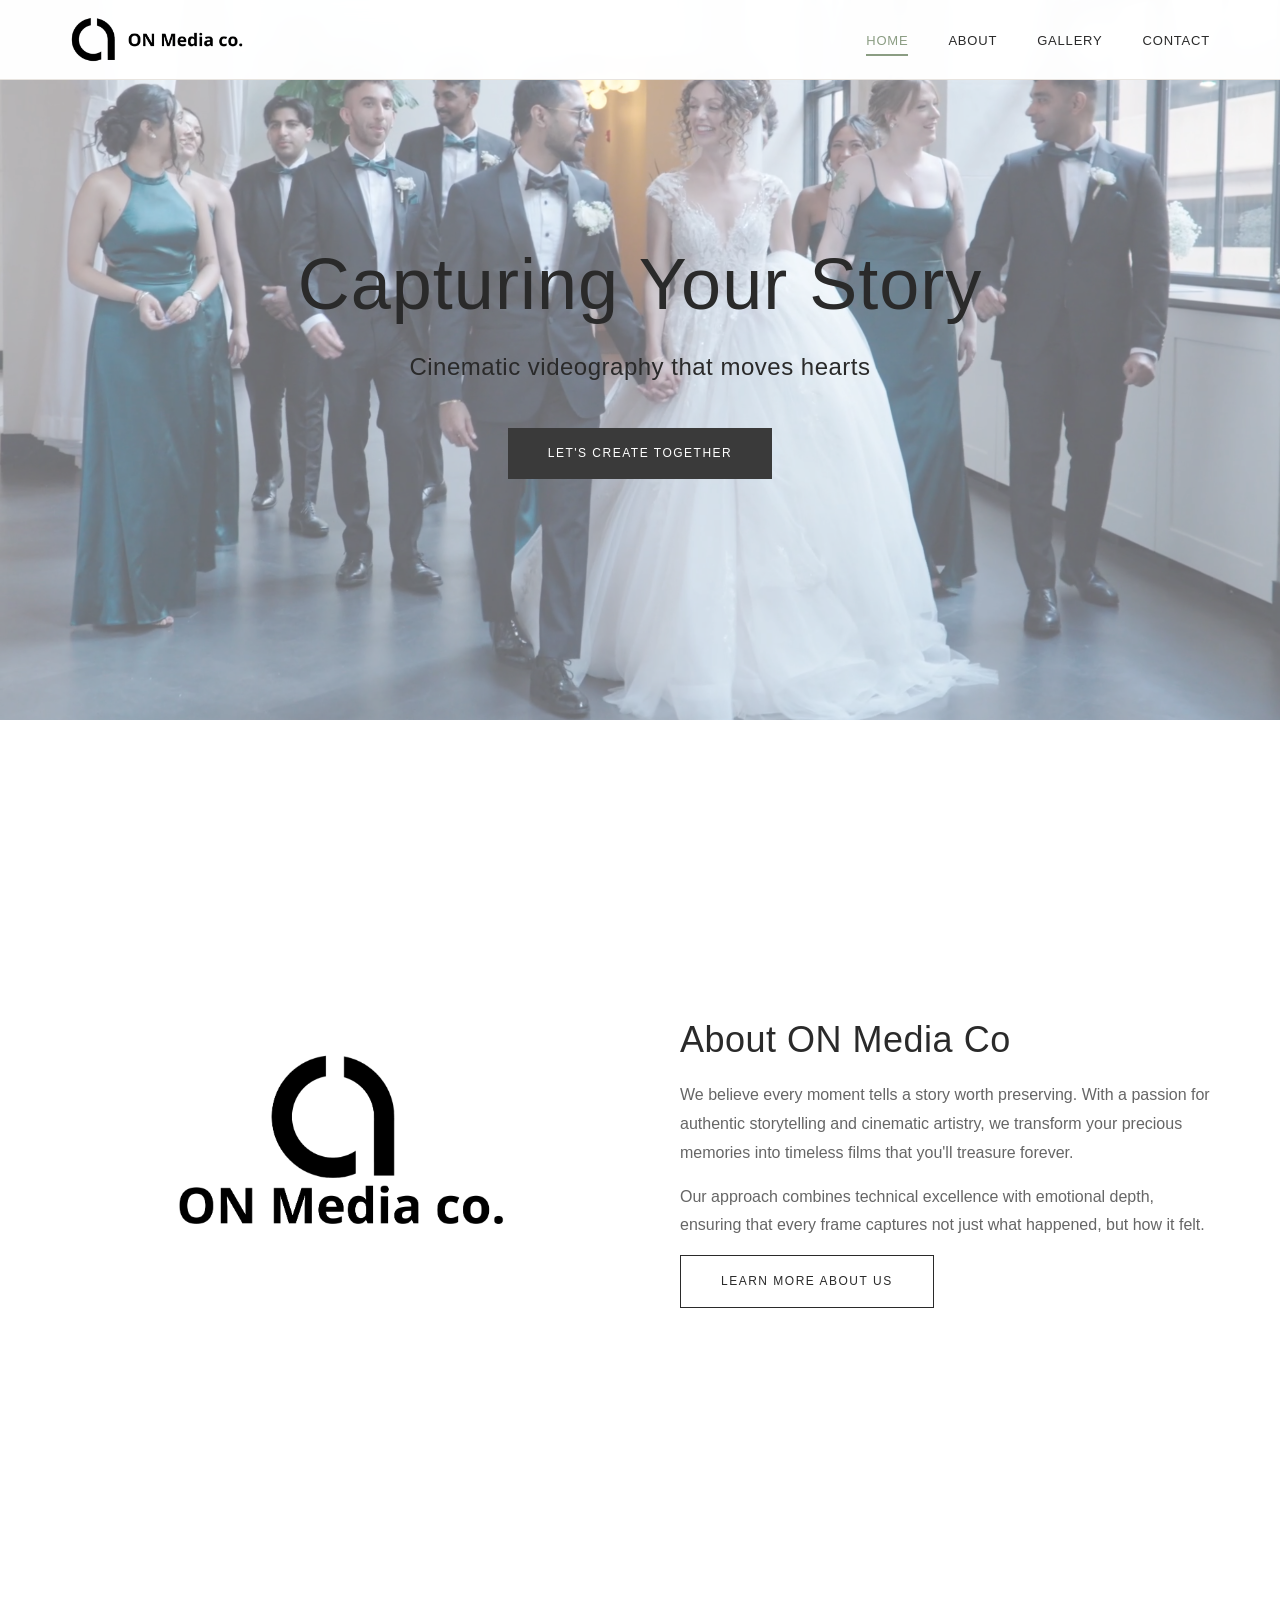
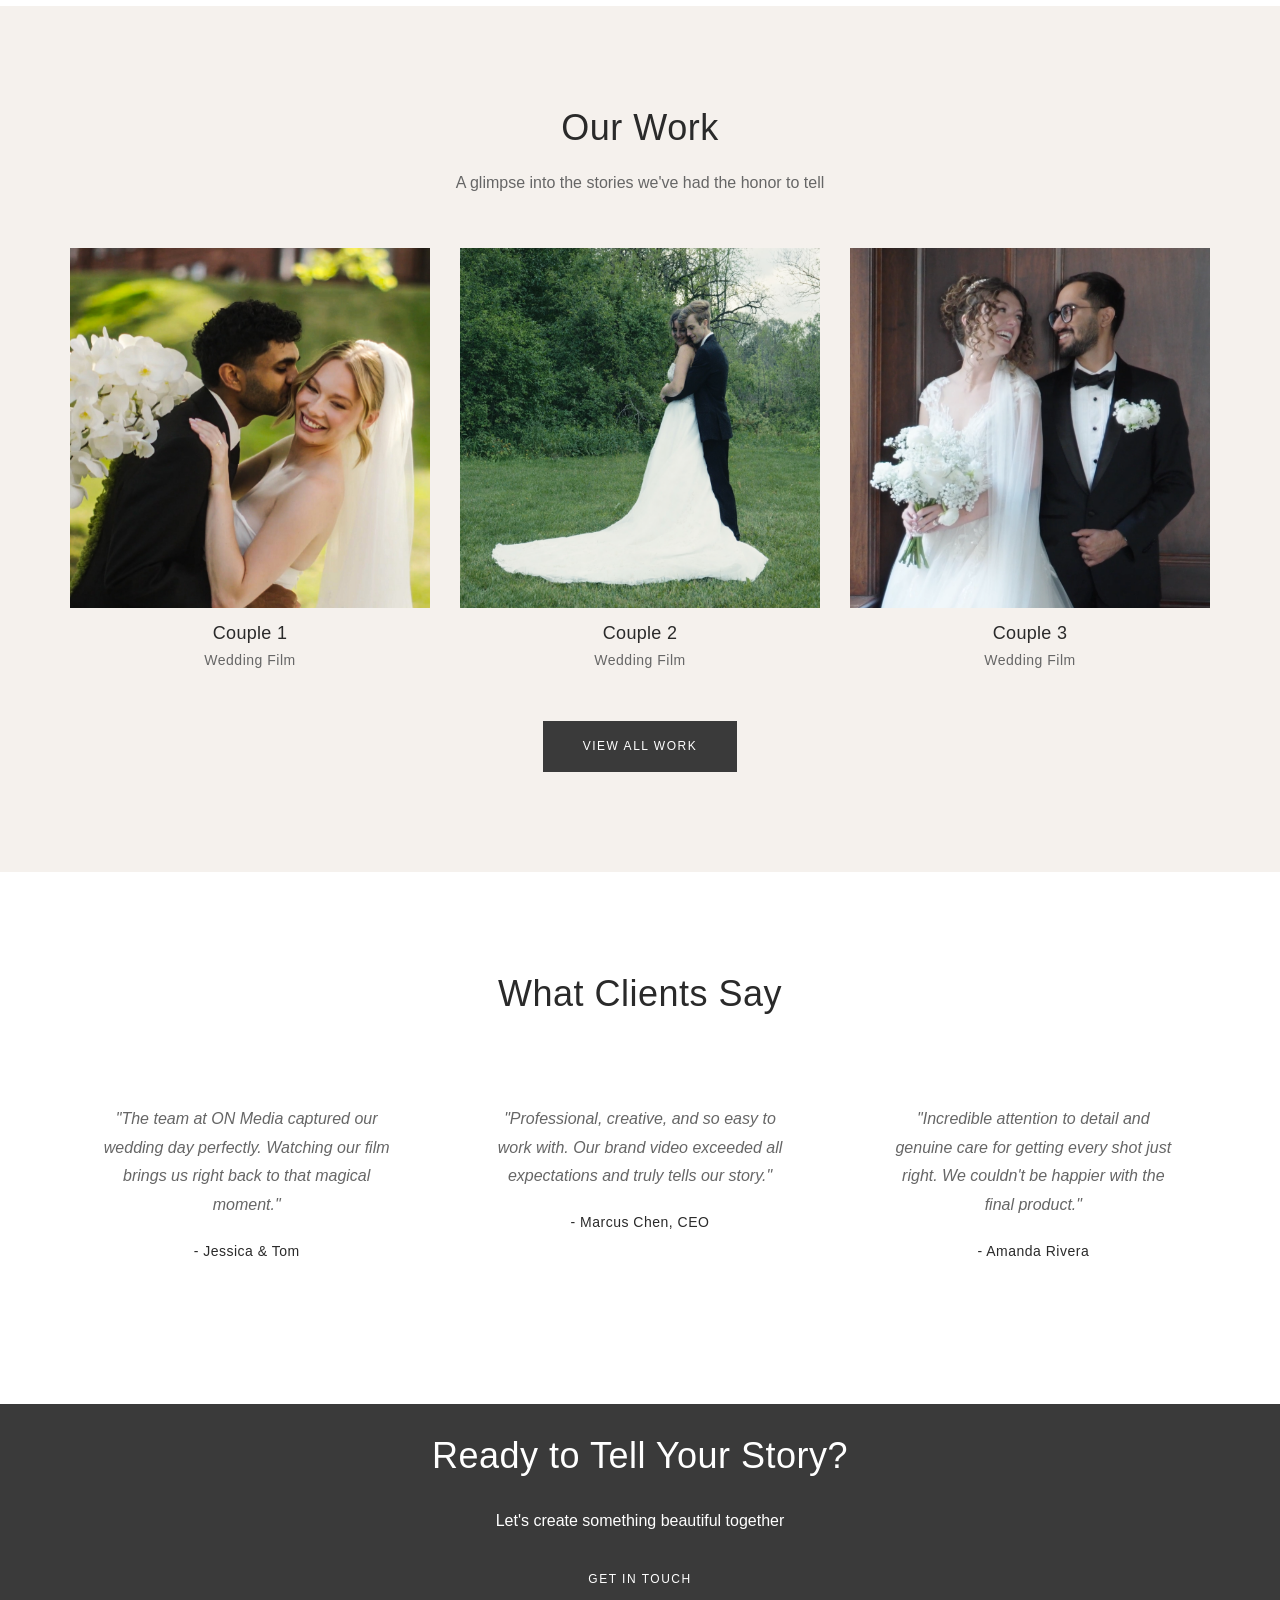
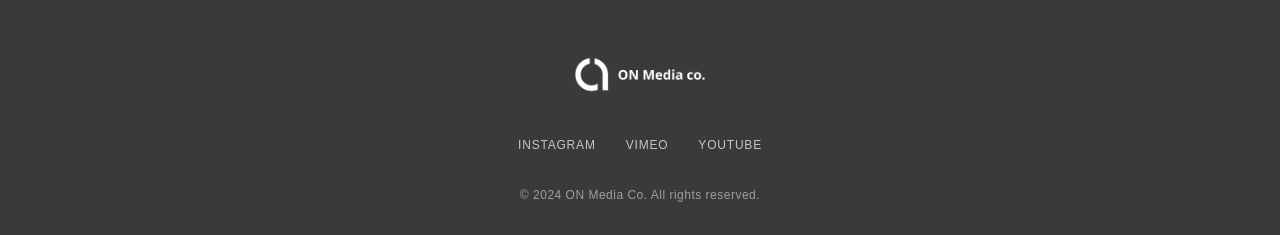
<file: index.html>
<!DOCTYPE html>
<html lang="en">
<head>
    <meta charset="UTF-8">
    <meta name="viewport" content="width=device-width, initial-scale=1.0">
    <title>ON Media Co - Cinematic Storytelling</title>
    <link rel="stylesheet" href="style.css">
</head>
<body>
    <!-- 
    ========================================
    HEADER / NAVIGATION
    Fixed header with logo and navigation menu
    ========================================
    -->
    <header class="main-header">
        <nav class="navbar">
            <!-- Logo with placeholder image -->
            <a href="index.html" class="logo">
                <img src="images/logo.png" alt="ON Media Co Logo" class="logo-img">
            </a>
            
            <!-- Main navigation menu -->
            <ul class="nav-menu">
                <li><a href="index.html" class="nav-link active">Home</a></li>
                <li><a href="about.html" class="nav-link">About</a></li>
                <li><a href="gallery.html" class="nav-link">Gallery</a></li>
                <li><a href="contact.html" class="nav-link">Contact</a></li>
            </ul>
            
            <!-- Mobile menu toggle button -->
            <button class="mobile-toggle" aria-label="Toggle menu">
                <span class="hamburger"></span>
            </button>
        </nav>
    </header>

    <!-- 
    ========================================
    HERO SECTION
    Full-screen hero with background image and headline
    ========================================
    -->
    <section class="hero">
        <div class="hero-overlay"></div>
        <div class="hero-content">
            <h1 class="hero-title">Capturing Your Story</h1>
            <p class="hero-subtitle">Cinematic videography that moves hearts</p>
            <a href="contact.html" class="btn btn-primary">Let's Create Together</a>
        </div>
        <!-- Placeholder hero background -->
        <div class="hero-bg"></div>
    </section>

    <!-- 
    ========================================
    ABOUT PREVIEW SECTION
    Brief introduction to the company/filmmaker
    ========================================
    -->
    <section class="about-preview section">
        <div class="container">
            <div class="about-grid">
                <!-- About image -->
                <div class="about-image">
                    <img src="images/about-placeholder.png" alt="About ON Media Co" class="about-placeholder">
                </div>
                
                <!-- About text content -->
                <div class="about-text">
                    <h2 class="section-title">About ON Media Co</h2>
                    <p class="section-description">
                        We believe every moment tells a story worth preserving. With a passion for 
                        authentic storytelling and cinematic artistry, we transform your precious 
                        memories into timeless films that you'll treasure forever.
                    </p>
                    <p class="section-description">
                        Our approach combines technical excellence with emotional depth, ensuring 
                        that every frame captures not just what happened, but how it felt.
                    </p>
                    <a href="about.html" class="btn btn-secondary">Learn More About Us</a>
                </div>
            </div>
        </div>
    </section>

    <!-- 
    ========================================
    PRODUCT PREVIEW SECTION
    Showcase of video work (portfolio grid)
    Shows fewer items than full product page
    ========================================
    -->
    <section class="product-preview section section-dark">
        <div class="container">
            <h2 class="section-title text-center">Our Work</h2>
            <p class="section-description text-center">
                A glimpse into the stories we've had the honor to tell
            </p>
            
            <!-- Video grid - shows 3 items on home page -->
            <div class="video-grid">
                <!-- Video item 1 -->
                <a href="gallery.html" class="video-item">
                    <img src="images/couple1-still.png" alt="Couple 1" class="video-placeholder">
                    <div class="video-info">
                        <h3 class="video-title">Couple 1</h3>
                        <p class="video-category">Wedding Film</p>
                    </div>
                </a>
                
                <!-- Video item 2 -->
                <a href="gallery.html" class="video-item">
                    <img src="images/couple2-still.png" alt="Couple 2" class="video-placeholder">
                    <div class="video-info">
                        <h3 class="video-title">Couple 2</h3>
                        <p class="video-category">Wedding Film</p>
                    </div>
                </a>
                 
                <!-- Video item 3 -->
                <a href="gallery.html" class="video-item">
                    <img src="images/couple3-still.png" alt="Couple 3" class="video-placeholder">
                    <div class="video-info">
                        <h3 class="video-title">Couple 3</h3>
                        <p class="video-category">Wedding Film</p>
                    </div>
                </a>
            </div>
            
            <div class="text-center" style="margin-top: 3rem;">
                <a href="gallery.html" class="btn btn-primary">View All Work</a>
            </div>
        </div>
    </section>

    <!-- 
    ========================================
    TESTIMONIALS SECTION
    Client reviews and feedback
    ========================================
    -->
    <section class="testimonials section">
        <div class="container">
            <h2 class="section-title text-center">What Clients Say</h2>
            
            <div class="testimonials-grid">
                <!-- Testimonial 1 -->
                <div class="testimonial-card">
                    <p class="testimonial-text">
                        "The team at ON Media captured our wedding day perfectly. Watching our 
                        film brings us right back to that magical moment."
                    </p>
                    <p class="testimonial-author">- Jessica & Tom</p>
                </div>
                
                <!-- Testimonial 2 -->
                <div class="testimonial-card">
                    <p class="testimonial-text">
                        "Professional, creative, and so easy to work with. Our brand video 
                        exceeded all expectations and truly tells our story."
                    </p>
                    <p class="testimonial-author">- Marcus Chen, CEO</p>
                </div>
                
                <!-- Testimonial 3 -->
                <div class="testimonial-card">
                    <p class="testimonial-text">
                        "Incredible attention to detail and genuine care for getting every shot 
                        just right. We couldn't be happier with the final product."
                    </p>
                    <p class="testimonial-author">- Amanda Rivera</p>
                </div>
            </div>
        </div>
    </section>

    <!-- 
    ========================================
    CONTACT CTA SECTION
    Call-to-action to get in touch
    ========================================
    -->
    <section class="cta-section section-dark">
        <div class="container text-center">
            <h2 class="section-title">Ready to Tell Your Story?</h2>
            <p class="section-description text-center"></p>
                Let's create something beautiful together
            </p>
            <a href="contact.html" class="btn btn-primary">Get In Touch</a>
        </div>
    </section>

    <!-- 
    ========================================
    FOOTER
    Site footer with copyright and social links
    ========================================
    -->
    <footer class="main-footer">
        <div class="container">
            <div class="footer-content">
                <!-- Footer logo -->
                <div class="footer-logo">
                    <img src="images/logo.png" alt="ON Media Co" class="logo-img">
                </div>
                
                <!-- Social media links -->
                <div class="social-links">
                    <a href="#" class="social-link" aria-label="Instagram">Instagram</a>
                    <a href="#" class="social-link" aria-label="Vimeo">Vimeo</a>
                    <a href="#" class="social-link" aria-label="YouTube">YouTube</a>
                </div>
                
                <!-- Copyright -->
                <p class="copyright">&copy; 2024 ON Media Co. All rights reserved.</p>
            </div>
        </div>
    </footer>

    <!-- 
    ========================================
    JAVASCRIPT
    Mobile menu toggle and smooth scrolling
    ========================================
    -->
    <script src="script.js"></script>
</body>
</html>
</file>
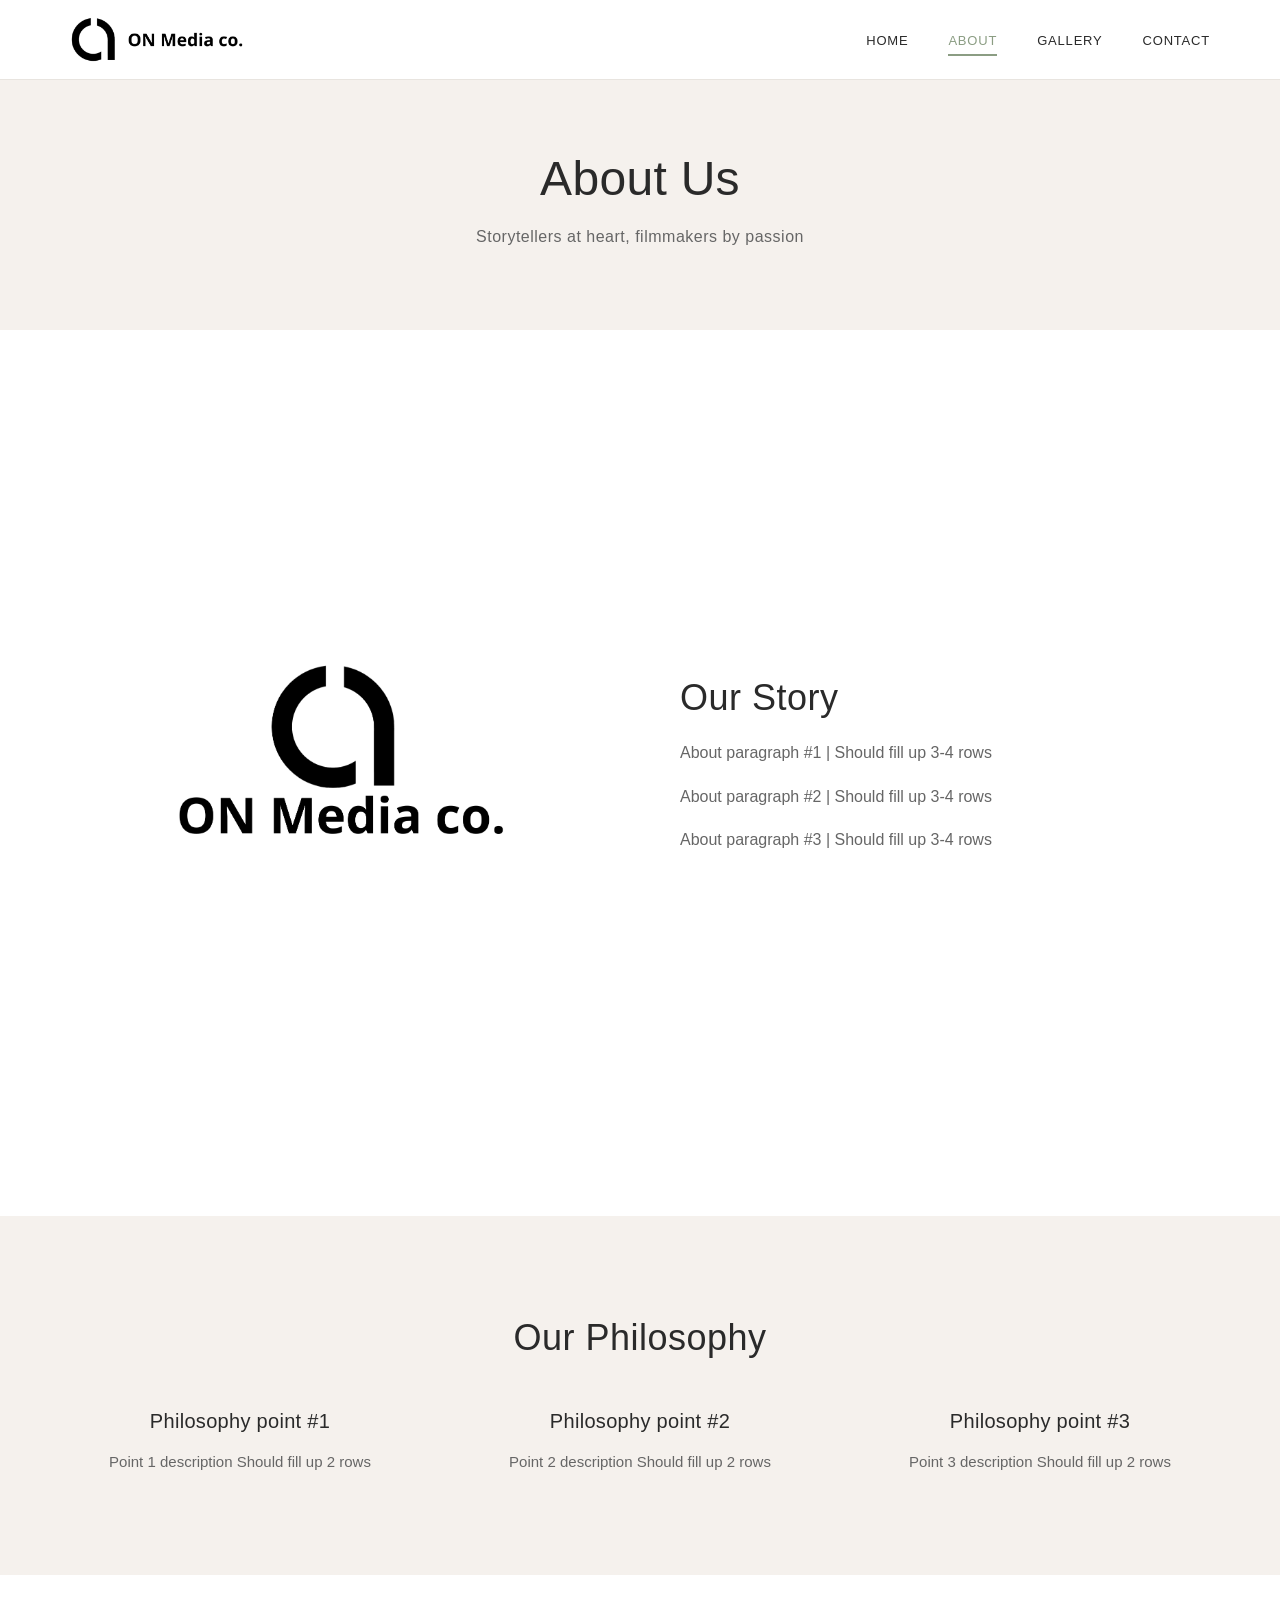
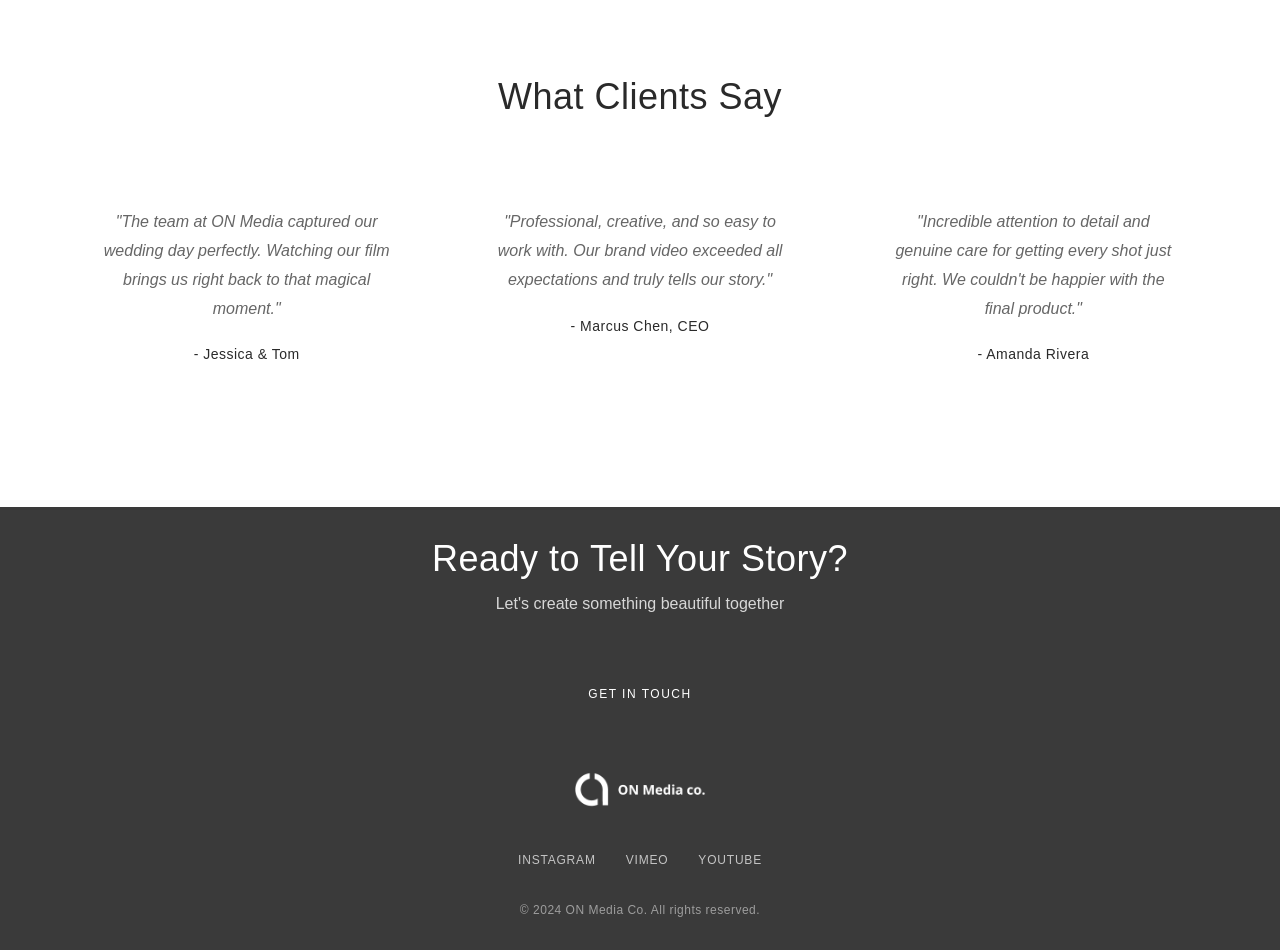
<file: about.html>
<!DOCTYPE html>
<html lang="en">
<head>
    <meta charset="UTF-8">
    <meta name="viewport" content="width=device-width, initial-scale=1.0">
    <title>About - ON Media Co</title>
    <link rel="stylesheet" href="style.css">
</head>
<body>
    <!-- 
    ========================================
    HEADER / NAVIGATION
    ========================================
    -->
    <header class="main-header">
        <nav class="navbar">
            <a href="index.html" class="logo">
                <img src="images/logo.png" alt="ON Media Co Logo" class="logo-img">
            </a>
            <ul class="nav-menu">
                <li><a href="index.html" class="nav-link">Home</a></li>
                <li><a href="about.html" class="nav-link active">About</a></li>
                <li><a href="gallery.html" class="nav-link">Gallery</a></li>
                <li><a href="contact.html" class="nav-link">Contact</a></li>
            </ul>
            <button class="mobile-toggle" aria-label="Toggle menu">
                <span class="hamburger"></span>
            </button>
        </nav>
    </header>

    <!-- 
    ========================================
    PAGE HERO
    Smaller hero section for interior pages
    ========================================
    -->
    <section class="page-hero">
        <div class="container">
            <h1 class="page-title">About Us</h1>
            <p class="page-subtitle">Storytellers at heart, filmmakers by passion</p>
        </div>
    </section>

    <!-- 
    ========================================
    ABOUT CONTENT SECTION
    Main about content with image
    ========================================
    -->
    <section class="about-full section">
        <div class="container">
            <div class="about-grid">
                <div class="about-image">
                    <img src="images/about-placeholder.png" alt="About ON Media Co" class="about-placeholder">
                </div>
                
                <div class="about-text">
                    <h2 class="section-title">Our Story</h2>
                    <p class="section-description">
                        About paragraph #1
                        |
                        Should fill up 3-4 rows
                    </p>
                    <p class="section-description">
                        About paragraph #2
                        |
                        Should fill up 3-4 rows
                    </p>
                    <p class="section-description">
                        About paragraph #3
                        |
                        Should fill up 3-4 rows
                    </p>
                </div>
            </div>
        </div>
    </section>

    <!-- 
    ========================================
    PHILOSOPHY SECTION
    Company values and approach
    ========================================
    -->
    <section class="philosophy section section-dark">
        <div class="container">
            <h2 class="section-title text-center">Our Philosophy</h2>
            
            <div class="philosophy-grid">
                <!-- Value 1 -->
                <div class="philosophy-item">
                    <h3 class="philosophy-title">Philosophy point #1</h3>
                    <p class="philosophy-text">
                        Point 1 description
                        Should fill up 2 rows
                    </p>
                </div>
                
                <!-- Value 2 -->
                <div class="philosophy-item">
                    <h3 class="philosophy-title">Philosophy point #2</h3>
                    <p class="philosophy-text">
                        Point 2 description
                        Should fill up 2 rows
                    </p>
                </div>
                
                <!-- Value 3 -->
                <div class="philosophy-item">
                    <h3 class="philosophy-title">Philosophy point #3</h3>
                    <p class="philosophy-text">
                        Point 3 description
                        Should fill up 2 rows
                    </p>
                </div>
            </div>
        </div>
    </section>

    <!-- 
    ========================================
    TESTIMONIALS SECTION
    ========================================
    -->
    <section class="testimonials section">
        <div class="container">
            <h2 class="section-title text-center">What Clients Say</h2>
            
            <div class="testimonials-grid">
                <div class="testimonial-card">
                    <p class="testimonial-text">
                        "The team at ON Media captured our wedding day perfectly. Watching our 
                        film brings us right back to that magical moment."
                    </p>
                    <p class="testimonial-author">- Jessica & Tom</p>
                </div>
                
                <div class="testimonial-card">
                    <p class="testimonial-text">
                        "Professional, creative, and so easy to work with. Our brand video 
                        exceeded all expectations and truly tells our story."
                    </p>
                    <p class="testimonial-author">- Marcus Chen, CEO</p>
                </div>
                
                <div class="testimonial-card">
                    <p class="testimonial-text">
                        "Incredible attention to detail and genuine care for getting every shot 
                        just right. We couldn't be happier with the final product."
                    </p>
                    <p class="testimonial-author">- Amanda Rivera</p>
                </div>
            </div>
        </div>
    </section>

    <!-- 
    ========================================
    CTA SECTION
    ========================================
    -->
    <section class="cta-section section-dark">
        <div class="container text-center">
            <h2 class="section-title">Ready to Tell Your Story?</h2>
            <p class="section-description text-center">
                Let's create something beautiful together
            </p>
            <a href="contact.html" class="btn btn-primary">Get In Touch</a>
        </div>
    </section>

    <!-- 
    ========================================
    FOOTER
    ========================================
    -->
    <footer class="main-footer">
        <div class="container">
            <div class="footer-content">
                <div class="footer-logo">
                    <img src="images/logo.png" alt="ON Media Co" class="logo-img">
                </div>
                <div class="social-links">
                    <a href="#" class="social-link" aria-label="Instagram">Instagram</a>
                    <a href="#" class="social-link" aria-label="Vimeo">Vimeo</a>
                    <a href="#" class="social-link" aria-label="YouTube">YouTube</a>
                </div>
                <p class="copyright">&copy; 2024 ON Media Co. All rights reserved.</p>
            </div>
        </div>
    </footer>

    <script src="script.js"></script>
</body>
</html>
</file>
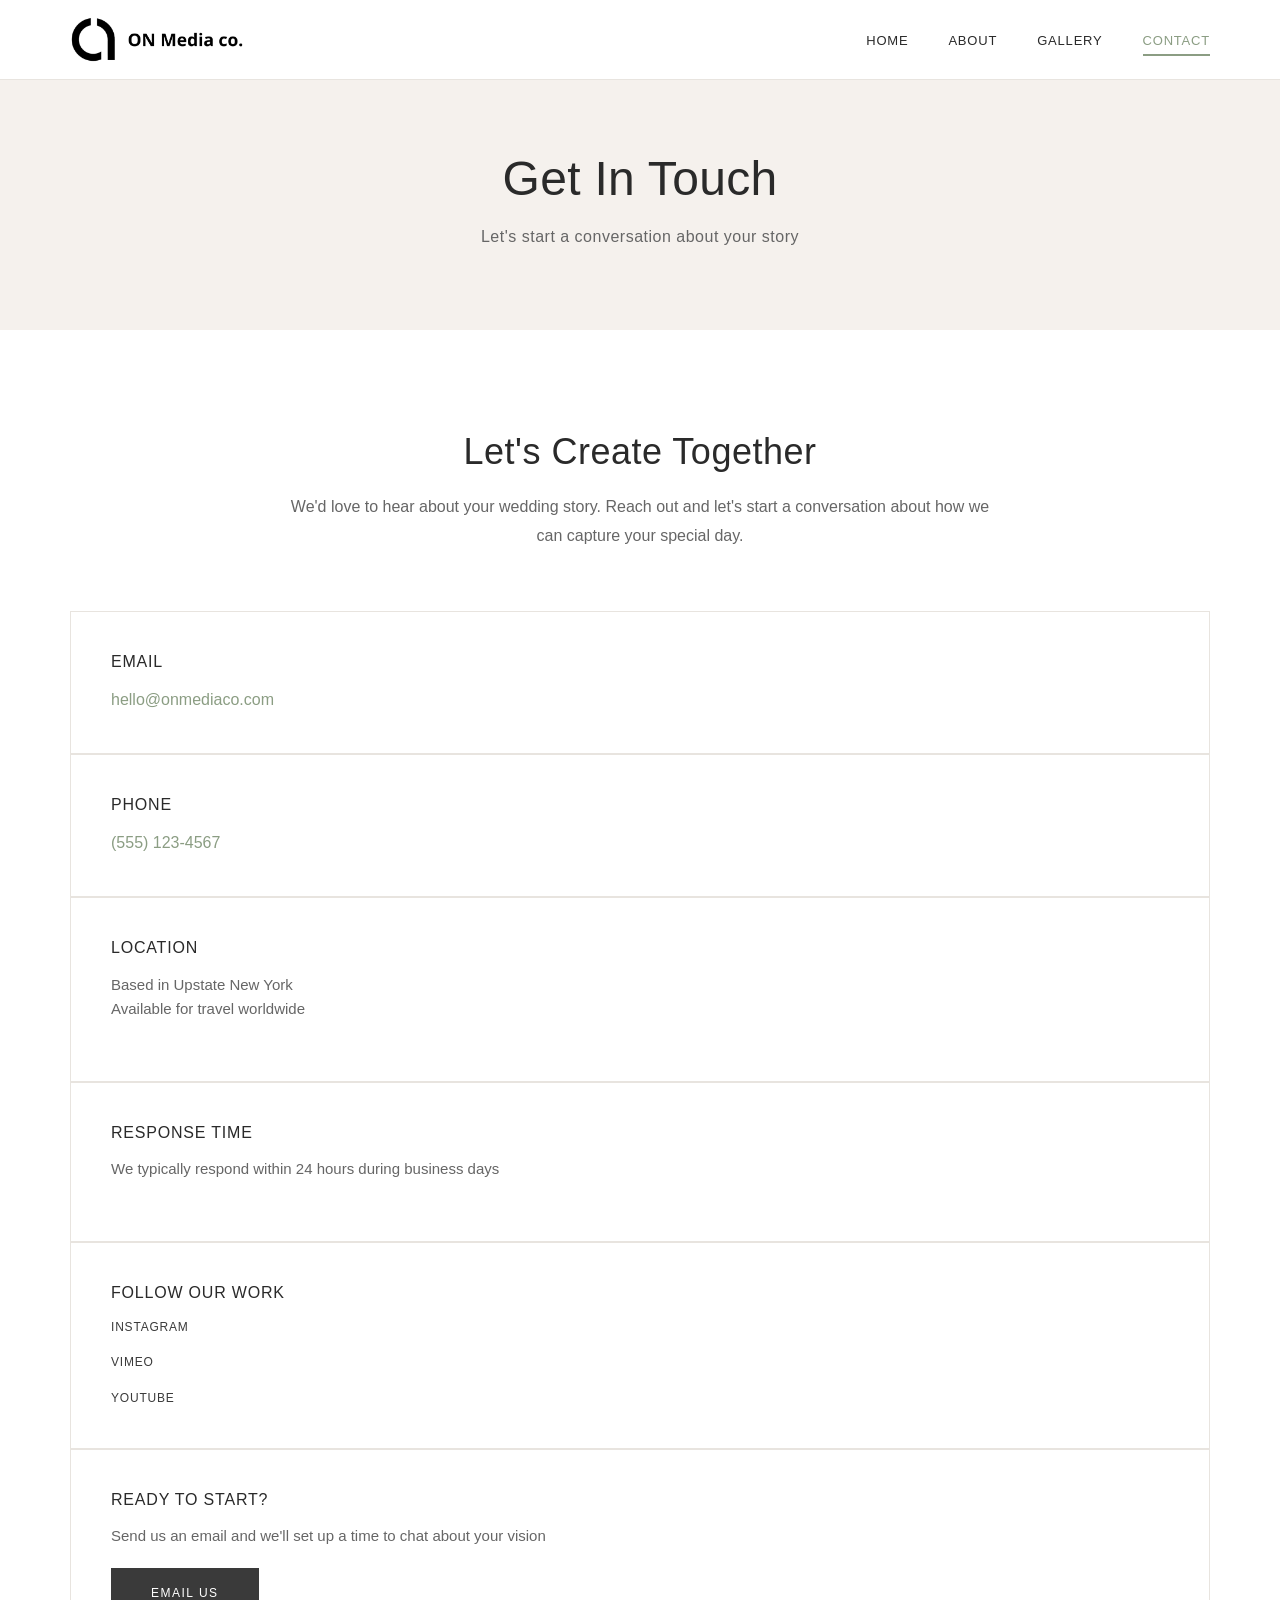
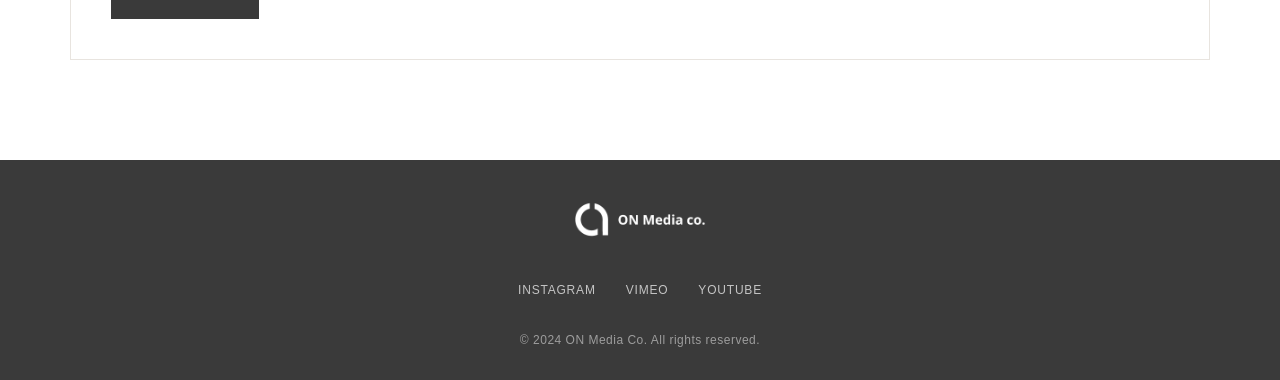
<file: contact.html>
<!DOCTYPE html>
<html lang="en">
<head>
    <meta charset="UTF-8">
    <meta name="viewport" content="width=device-width, initial-scale=1.0">
    <title>Contact - ON Media Co</title>
    <link rel="stylesheet" href="style.css">
</head>
<body>
    <!-- 
    ========================================
    HEADER / NAVIGATION
    ========================================
    -->
    <header class="main-header">
        <nav class="navbar">
            <a href="index.html" class="logo">
                <img src="images/logo.png" alt="ON Media Co Logo" class="logo-img">
            </a>
            <ul class="nav-menu">
                <li><a href="index.html" class="nav-link">Home</a></li>
                <li><a href="about.html" class="nav-link">About</a></li>
                <li><a href="gallery.html" class="nav-link">Gallery</a></li>
                <li><a href="contact.html" class="nav-link active">Contact</a></li>
            </ul>
            <button class="mobile-toggle" aria-label="Toggle menu">
                <span class="hamburger"></span>
            </button>
        </nav>
    </header>

    <!-- 
    ========================================
    PAGE HERO
    ========================================
    -->
    <section class="page-hero">
        <div class="container">
            <h1 class="page-title">Get In Touch</h1>
            <p class="page-subtitle">Let's start a conversation about your story</p>
        </div>
    </section>

    <!-- 
    ========================================
    CONTACT SECTION
    Contact information display
    ========================================
    -->
    <section class="contact-section section">
        <div class="container">
            <div class="contact-intro">
                <h2 class="section-title text-center">Let's Create Together</h2>
                <p class="section-description text-center">
                    We'd love to hear about your wedding story. Reach out and let's 
                    start a conversation about how we can capture your special day.
                </p>
            </div>
            
            <!-- Contact info grid -->
            <div class="contact-info-grid">
                <!-- Email -->
                <div class="info-card">
                    <h3 class="info-card-title">Email</h3>
                    <a href="mailto:hello@onmediaco.com" class="info-card-link">
                        hello@onmediaco.com
                    </a>
                </div>
                
                <!-- Phone -->
                <div class="info-card">
                    <h3 class="info-card-title">Phone</h3>
                    <a href="tel:+15551234567" class="info-card-link">
                        (555) 123-4567
                    </a>
                </div>
                
                <!-- Location -->
                <div class="info-card">
                    <h3 class="info-card-title">Location</h3>
                    <p class="info-card-text">
                        Based in Upstate New York<br>
                        Available for travel worldwide
                    </p>
                </div>
                
                <!-- Response Time -->
                <div class="info-card">
                    <h3 class="info-card-title">Response Time</h3>
                    <p class="info-card-text">
                        We typically respond within 24 hours during business days
                    </p>
                </div>
                
                <!-- Social Media -->
                <div class="info-card info-card-social">
                    <h3 class="info-card-title">Follow Our Work</h3>
                    <div class="social-links-vertical">
                        <a href="#" class="contact-social-link" aria-label="Instagram">Instagram</a>
                        <a href="#" class="contact-social-link" aria-label="Vimeo">Vimeo</a>
                        <a href="#" class="contact-social-link" aria-label="YouTube">YouTube</a>
                    </div>
                </div>
                
                <!-- CTA -->
                <div class="info-card info-card-cta">
                    <h3 class="info-card-title">Ready to Start?</h3>
                    <p class="info-card-text">
                        Send us an email and we'll set up a time to chat about your vision
                    </p>
                    <a href="mailto:hello@onmediaco.com" class="btn btn-primary">Email Us</a>
                </div>
            </div>
        </div>
    </section>

    <!-- 
    ========================================
    FOOTER
    ========================================
    -->
    <footer class="main-footer">
        <div class="container">
            <div class="footer-content">
                <div class="footer-logo">
                    <img src="images/logo.png" alt="ON Media Co" class="logo-img">
                </div>
                <div class="social-links">
                    <a href="#" class="social-link" aria-label="Instagram">Instagram</a>
                    <a href="#" class="social-link" aria-label="Vimeo">Vimeo</a>
                    <a href="#" class="social-link" aria-label="YouTube">YouTube</a>
                </div>
                <p class="copyright">&copy; 2024 ON Media Co. All rights reserved.</p>
            </div>
        </div>
    </footer>

    <script src="script.js"></script>
</body>
</html>
</file>
<file: style.css>
/*
========================================
ON MEDIA CO - ELEGANT WEDDING VIDEOGRAPHY
Neutral palette: white, light beige, dark grey, muted sage
Modern and simple with calligraphic accents
========================================
*/

/* 
========================================
COLOR PALETTE
========================================
*/
:root {
    --color-white: #ffffff;
    --color-beige: #f5f1ed;
    --color-dark-grey: #3a3a3a;
    --color-light-grey: #8d8d8d;
    --color-sage: #8b9d83;
    --color-text: #2a2a2a;
    --color-light-text: #666666;
    --color-border: #e8e4df;
}

/* 
========================================
CSS RESET & BASE STYLES
========================================
*/
* {
    margin: 0;
    padding: 0;
    box-sizing: border-box;
}

html {
    scroll-behavior: smooth;
}

body {
    font-family: -apple-system, BlinkMacSystemFont, 'Segoe UI', 'Helvetica Neue', sans-serif;
    font-size: 16px;
    line-height: 1.7;
    color: var(--color-text);
    background-color: var(--color-white);
    overflow-x: hidden;
}

/* Typography */
h1, h2, h3, h4, h5, h6 {
    font-family: -apple-system, BlinkMacSystemFont, 'Segoe UI', 'Helvetica Neue', sans-serif;
    font-weight: 400;
    letter-spacing: 0.3px;
    line-height: 1.2;
}

/* Calligraphic accent elements */
.calligraphic {
    font-family: 'Brush Script MT', 'Lucida Handwriting', cursive;
    font-size: 1.2em;
    font-weight: 400;
    color: var(--color-sage);
}

a {
    text-decoration: none;
    color: inherit;
    transition: all 0.3s ease;
}

img {
    max-width: 100%;
    height: auto;
    display: block;
}

/* 
========================================
LAYOUT UTILITIES
========================================
*/
.container {
    max-width: 1200px;
    margin: 0 auto;
    padding: 0 30px;
}

.section {
    padding: 100px 0;
}

.section-dark {
    background-color: var(--color-beige);
}

.text-center {
    text-align: center;
}

/* 
========================================
HEADER & NAVIGATION
Fixed header with transparent background
========================================
*/
.main-header {
    position: fixed;
    top: 0;
    left: 0;
    width: 100%;
    height: 80px;
    z-index: 1000;
    background-color: rgba(255, 255, 255, 0.98);
    -webkit-backdrop-filter: blur(10px);
    backdrop-filter: blur(10px);
    transition: all 0.3s ease;
    border-bottom: 1px solid var(--color-border);
}

.main-header.scrolled {
    box-shadow: 0 2px 8px rgba(0, 0, 0, 0.08);
}

.navbar {
    display: flex;
    justify-content: space-between;
    align-items: center;
    height: 100%;
    padding: 0 30px;
    max-width: 1200px;
    margin: 0 auto;
}

/* Logo styling */
.logo {
    display: flex;
    align-items: center;
    justify-content: center;
    height: 75%;
    transition: opacity 0.3s ease;
}

.logo:hover {
    opacity: 0.8;
}

.logo-img {
    height: 100%;
    width: auto;
}

/* Navigation menu */
.nav-menu {
    display: flex;
    list-style: none;
    gap: 40px;
    align-items: center;
}

.nav-link {
    font-size: 13px;
    font-weight: 500;
    letter-spacing: 0.8px;
    text-transform: uppercase;
    color: var(--color-text);
    position: relative;
    transition: color 0.3s ease;
}

.nav-link:hover,
.nav-link.active {
    color: var(--color-sage);
}

.nav-link::after {
    content: '';
    position: absolute;
    bottom: -8px;
    left: 0;
    width: 0;
    height: 2px;
    background-color: var(--color-sage);
    transition: width 0.3s ease;
}

.nav-link:hover::after,
.nav-link.active::after {
    width: 100%;
}

/* Mobile toggle button */
.mobile-toggle {
    display: none;
    background: none;
    border: none;
    cursor: pointer;
    padding: 10px;
}

.hamburger {
    display: block;
    width: 25px;
    height: 2px;
    background-color: var(--color-text);
    position: relative;
    transition: all 0.3s ease;
}

.hamburger::before,
.hamburger::after {
    content: '';
    position: absolute;
    width: 25px;
    height: 2px;
    background-color: var(--color-text);
    transition: all 0.3s ease;
}

.hamburger::before {
    top: -8px;
}

.hamburger::after {
    top: 8px;
}

/* 
========================================
HERO SECTION
Full-screen hero with minimal design
========================================
*/
.hero {
    height: 56.23vw;
    min-height: 400px;
    display: flex;
    align-items: center;
    justify-content: center;
    position: relative;
    overflow: hidden;
}

.hero-bg {
    position: absolute;
    top: 0;
    left: 0;
    width: 100%;
    height: 100%;
    background: url('images/hero-bg.png') center center no-repeat;
    background-size: cover;
    background-position: center center;
    z-index: -1;
}

.hero-overlay {
    position: absolute;
    top: 0;
    left: 0;
    width: 100%;
    height: 100%;
    background-color: rgba(255, 255, 255, 0.4);
    z-index: 1;
}

.hero-content {
    text-align: center;
    z-index: 2;
    padding: 0 20px;
}

.hero-title {
    font-size: 72px;
    font-weight: 350;
    color: var(--color-text);
    margin-bottom: 20px;
    letter-spacing: 1px;
}

.hero-subtitle {
    font-size: 24px;
    font-weight: 200;
    color: var(--color-text);
    margin-bottom: 40px;
    letter-spacing: 0.5px;
}

/* 
========================================
PAGE HERO (Interior pages)
Smaller hero for non-home pages
========================================
*/
.page-hero {
    padding: 150px 0 80px;
    background-color: var(--color-beige);
    text-align: center;
}

.page-title {
    font-size: 48px;
    font-weight: 300;
    color: var(--color-text);
    margin-bottom: 15px;
}

.page-subtitle {
    font-size: 16px;
    color: var(--color-light-text);
    letter-spacing: 0.5px;
}

/* 
========================================
BUTTONS
Minimal button styles
========================================
*/
.btn {
    display: inline-block;
    padding: 15px 40px;
    font-size: 12px;
    font-weight: 500;
    letter-spacing: 1.5px;
    text-transform: uppercase;
    border: none;
    cursor: pointer;
    transition: all 0.3s ease;
}

.btn-primary {
    background-color: var(--color-dark-grey);
    color: var(--color-white);
}

.btn-primary:hover {
    background-color: var(--color-sage);
}

.btn-secondary {
    background-color: transparent;
    color: var(--color-text);
    border: 1px solid var(--color-text);
}

.btn-secondary:hover {
    background-color: var(--color-text);
    color: var(--color-white);
}

.btn-full {
    width: 100%;
}

/* 
========================================
SECTION TITLES & DESCRIPTIONS
========================================
*/
.section-title {
    font-size: 36px;
    font-weight: 300;
    color: var(--color-text);
    margin-bottom: 20px;
    letter-spacing: 0.5px;
}

.gallery-subtitle {
    font-size: 18px;
    font-weight: 400;
    color: var(--color-text);
    margin-bottom: 40px;
    letter-spacing: 0.5px;
    text-align: center;
}

.section-description {
    font-size: 16px;
    color: var(--color-light-text);
    line-height: 1.8;
    margin-bottom: 15px;
    max-width: 700px;
}

.text-center.section-description {
    margin-left: auto;
    margin-right: auto;
    text-align: center;
}

/* 
========================================
ABOUT SECTION
Two-column layout with image and text
========================================
*/
.about-grid {
    display: grid;
    grid-template-columns: 1fr 1fr;
    gap: 80px;
    align-items: center;
}

.about-image {
    width: 100%;
}

.about-placeholder {
    width: 100%;
    height: auto;
    display: block;
}

/* 
========================================
VIDEO/PORTFOLIO GRID
Grid layout for video thumbnails
========================================
*/
.video-grid {
    display: grid;
    grid-template-columns: repeat(3, 1fr);
    gap: 30px;
    margin-top: 50px;
}

.video-grid-full {
    gap: 40px;
}

.video-item {
    cursor: pointer;
    transition: transform 0.3s ease;
}

.video-item:hover {
    transform: translateY(-5px);
}

.video-placeholder {
    width: 100%;
    height: auto;
    display: block;
    margin-bottom: 15px;
}

.video-info {
    text-align: center;
}

.video-title {
    font-size: 18px;
    font-weight: 400;
    color: var(--color-text);
    margin-bottom: 5px;
}

.video-category {
    font-size: 14px;
    color: var(--color-light-text);
    letter-spacing: 0.5px;
}

/* 
========================================
TESTIMONIALS
Grid of client testimonials
========================================
*/
.testimonials-grid {
    display: grid;
    grid-template-columns: repeat(3, 1fr);
    gap: 40px;
    margin-top: 50px;
}

.testimonial-card {
    padding: 40px 30px;
    background-color: var(--color-white);
    text-align: center;
}

.testimonial-text {
    font-size: 16px;
    font-style: italic;
    color: var(--color-light-text);
    line-height: 1.8;
    margin-bottom: 20px;
}

.testimonial-author {
    font-size: 14px;
    color: var(--color-text);
    letter-spacing: 0.5px;
}

/* 
========================================
PHILOSOPHY SECTION (About page)
========================================
*/
.philosophy-grid {
    display: grid;
    grid-template-columns: repeat(3, 1fr);
    gap: 60px;
    margin-top: 50px;
}

.philosophy-item {
    text-align: center;
}

.philosophy-title {
    font-size: 20px;
    font-weight: 400;
    color: var(--color-text);
    margin-bottom: 15px;
}

.philosophy-text {
    font-size: 15px;
    color: var(--color-light-text);
    line-height: 1.8;
}

/* 
========================================
SERVICES SECTION (Product page)
========================================
*/
.services-grid {
    display: grid;
    grid-template-columns: repeat(2, 1fr);
    gap: 50px;
    margin-top: 50px;
}

.service-item {
    padding: 40px;
    background-color: var(--color-white);
}

.service-title {
    font-size: 22px;
    font-weight: 400;
    color: var(--color-text);
    margin-bottom: 15px;
}

.service-text {
    font-size: 15px;
    color: var(--color-light-text);
    line-height: 1.8;
}

/* 
========================================
CTA SECTION
Call-to-action banner
========================================
*/
.cta-section {
    padding-top: 30px;
    padding-bottom: 10px;
    background-color: var(--color-dark-grey);
    color: var(--color-white);
}

.cta-section .section-title {
    color: var(--color-white);
    margin-bottom: 10px;
}

.cta-section .section-description {
    color: rgba(255, 255, 255, 0.8);
    margin-bottom: 30px;
}

.cta-section .btn {
    margin-top: 20px;
}

/* 
========================================
CONTACT SECTION
========================================
*/
.contact-intro {
    margin-bottom: 60px;
}

.contact-grid-layout {
    display: grid;
    grid-template-columns: 1fr 1fr;
    gap: 60px;
    margin-top: 50px;
}

.contact-form-wrapper {
    background-color: var(--color-beige);
    padding: 50px;
}

.contact-form-title {
    font-size: 24px;
    font-weight: 400;
    color: var(--color-text);
    margin-bottom: 30px;
}

.contact-form {
    display: flex;
    flex-direction: column;
    gap: 25px;
}

/* Contact info cards grid */
.contact-info-cards {
    display: grid;
    grid-template-columns: 1fr 1fr;
    gap: 30px;
}

.info-card {
    padding: 40px;
    background-color: var(--color-white);
    border: 1px solid var(--color-border);
}

.info-card-title {
    font-size: 16px;
    font-weight: 500;
    letter-spacing: 0.8px;
    text-transform: uppercase;
    color: var(--color-text);
    margin-bottom: 15px;
}

.info-card-link {
    font-size: 16px;
    color: var(--color-sage);
    transition: color 0.3s ease;
}

.info-card-link:hover {
    color: var(--color-dark-grey);
}

.info-card-text {
    font-size: 15px;
    color: var(--color-light-text);
    line-height: 1.6;
    margin-bottom: 20px;
}

.form-group {
    display: flex;
    flex-direction: column;
}

.form-label {
    font-size: 12px;
    font-weight: 500;
    letter-spacing: 0.8px;
    text-transform: uppercase;
    color: var(--color-text);
    margin-bottom: 10px;
}

.form-input,
.form-textarea {
    font-size: 15px;
    padding: 15px;
    border: 1px solid var(--color-border);
    background-color: var(--color-white);
    color: var(--color-text);
    transition: border-color 0.3s ease;
}

.form-input:focus,
.form-textarea:focus {
    outline: none;
    border-color: var(--color-sage);
}

.form-textarea {
    resize: vertical;
    min-height: 150px;
}



/* Success message */
.form-success-message {
    padding: 40px;
    background-color: rgba(139, 157, 131, 0.1);
    border: 1px solid var(--color-sage);
    text-align: center;
    margin-bottom: 30px;
}

.form-success-message h3 {
    color: var(--color-sage);
    margin-bottom: 10px;
}

.form-success-message p {
    color: var(--color-sage);
}

/* 
========================================
FOOTER
========================================
*/
.main-footer {
    padding-top: 30px;
    padding-bottom: 30px;
    background-color: var(--color-dark-grey);
    color: rgba(255, 255, 255, 0.7);
}

.footer-content {
    text-align: center;
}

.footer-logo {
    height: 60px;
    display: flex;
    align-items: center;
    justify-content: center;
    margin-bottom: 30px;
}

.footer-logo .logo-img {
    height: 75%;
    width: auto;
    filter: brightness(0) invert(1);
}

.social-links {
    display: flex;
    justify-content: center;
    gap: 30px;
    margin-bottom: 30px;
}

.social-links-vertical {
    display: flex;
    flex-direction: column;
    gap: 15px;
}

.social-link {
    font-size: 12px;
    letter-spacing: 0.8px;
    text-transform: uppercase;
    color: rgba(255, 255, 255, 0.7);
}

.contact-social-link {
    font-size: 12px;
    letter-spacing: 0.8px;
    text-transform: uppercase;
    color: var(--color-dark-grey);
}

.contact-social-link:hover {
    color: var(--color-sage);
}

.social-link:hover {
    color: var(--color-sage);
}

.copyright {
    font-size: 12px;
    color: rgba(255, 255, 255, 0.5);
    letter-spacing: 0.5px;
}

/* 
========================================
PLACEHOLDER IMAGES
Creates visual placeholders for images
========================================
*/
.placeholder-img {
    background: linear-gradient(135deg, var(--color-beige) 0%, #ede8e2 100%);
    position: relative;
    overflow: hidden;
}

.placeholder-img::after {
    content: 'Image Placeholder';
    position: absolute;
    top: 50%;
    left: 50%;
    transform: translate(-50%, -50%);
    font-size: 12px;
    letter-spacing: 0.8px;
    color: #aaa;
    text-transform: uppercase;
}

/* 
========================================
RESPONSIVE DESIGN
Mobile and tablet styles
========================================
*/

/* Tablet */
@media (max-width: 992px) {
    .about-grid,
    .contact-grid-layout {
        grid-template-columns: 1fr;
        gap: 50px;
    }
    
    .testimonials-grid,
    .philosophy-grid {
        grid-template-columns: 1fr;
        gap: 40px;
    }
    
    .services-grid {
        grid-template-columns: 1fr;
    }
    
    .video-grid {
        grid-template-columns: repeat(2, 1fr);
    }
    
    .hero-title {
        font-size: 48px;
    }
}

/* Mobile */
@media (max-width: 768px) {
    .mobile-toggle {
        display: block;
    }
    
    .nav-menu {
        position: fixed;
        top: 80px;
        left: 0;
        width: 100%;
        background-color: rgba(255, 255, 255, 0.98);
        flex-direction: column;
        padding: 30px;
        gap: 25px;
        transform: translateX(-100%);
        transition: transform 0.3s ease;
    }
    
    .nav-menu.active {
        transform: translateX(0);
    }
    
    .hero-bg {
        background-position: center 30%;
    }
    
    .hero-title {
        font-size: 36px;
    }
    
    .hero-subtitle {
        font-size: 16px;
    }
    
    .section {
        padding: 60px 0;
    }
    
    .section-title {
        font-size: 28px;
    }
    
    .video-grid {
        grid-template-columns: repeat(3, 1fr);
    }
    
    .contact-info-cards {
        grid-template-columns: 1fr;
    }
    
    .page-title {
        font-size: 32px;
    }
}
</file>
